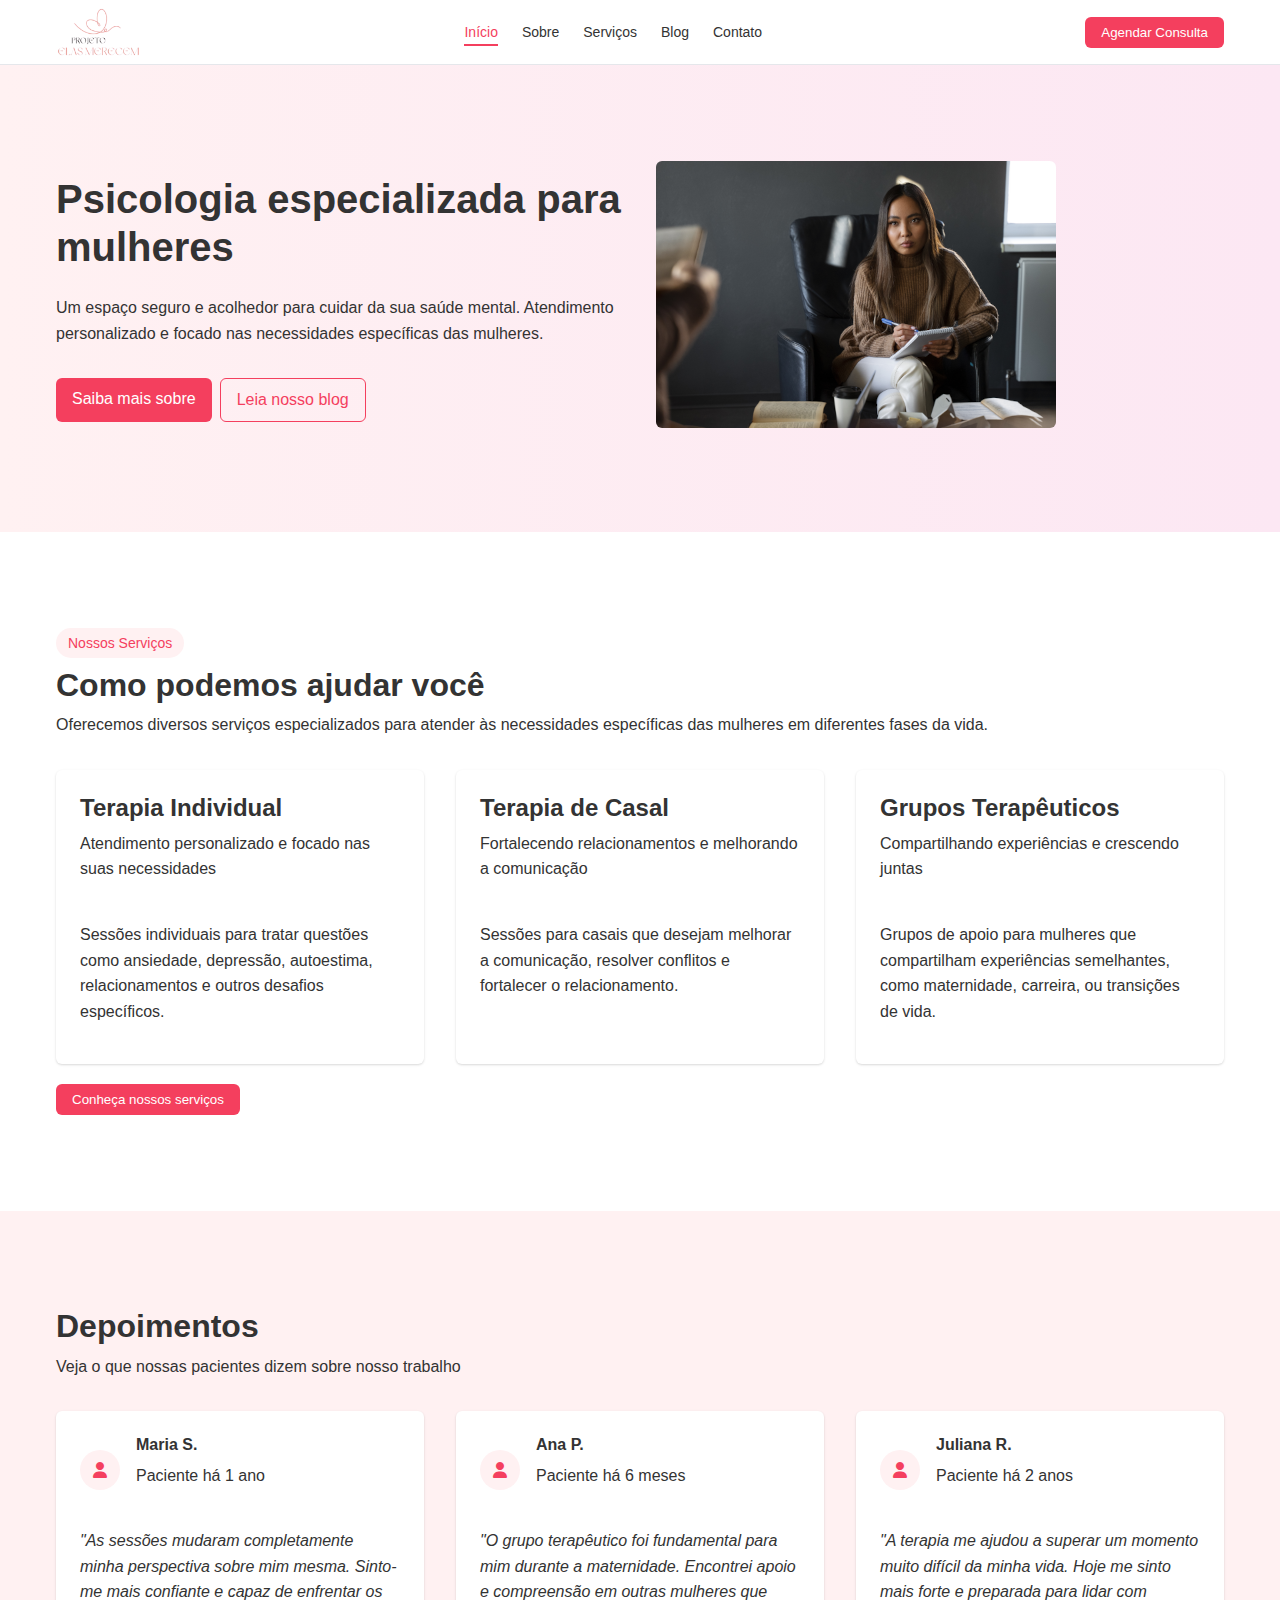
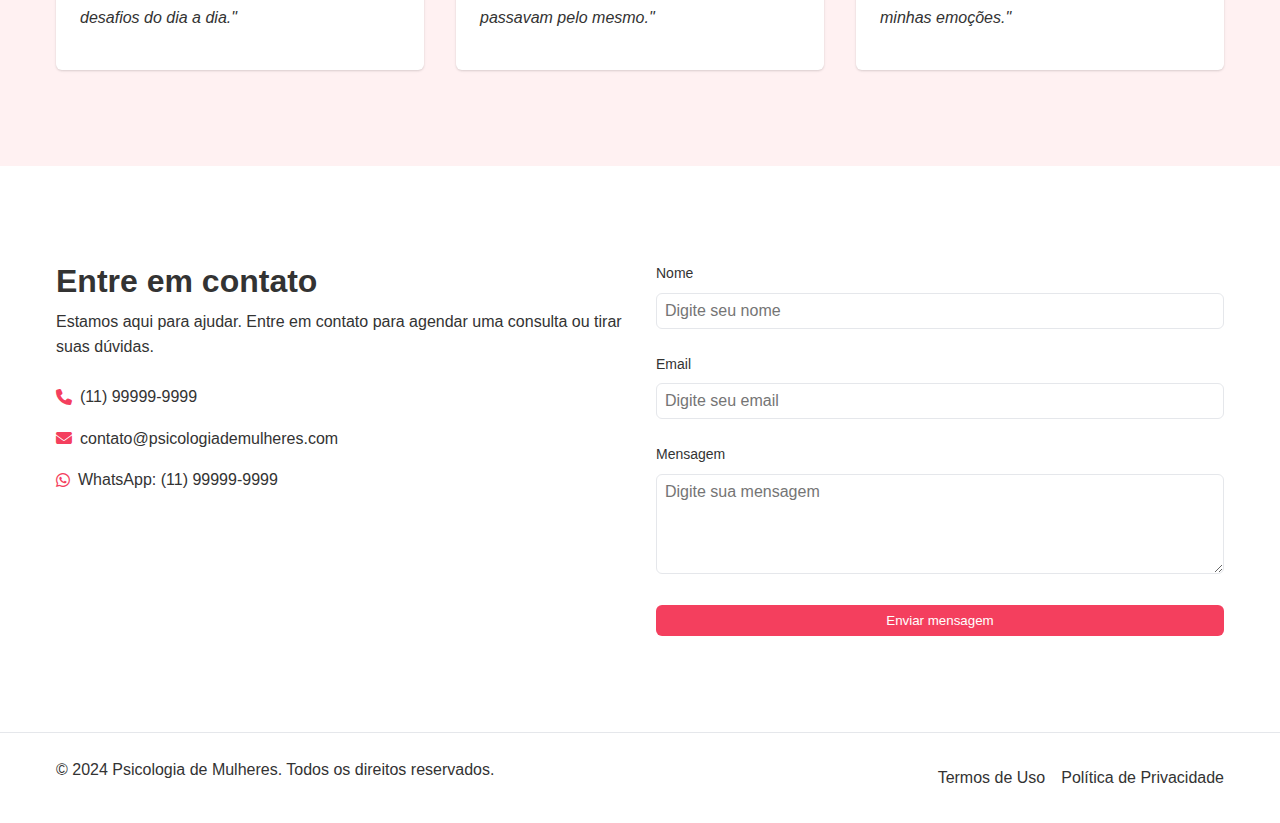
<file: index.html>
<!DOCTYPE html>
<html lang="pt-BR">
<head>
    <meta charset="UTF-8">
    <meta name="viewport" content="width=device-width, initial-scale=1.0">
    <title>Psicologia de Mulheres</title>
    <link rel="stylesheet" href="styles.css">
    <link rel="stylesheet" href="https://cdnjs.cloudflare.com/ajax/libs/font-awesome/6.4.0/css/all.min.css">
</head>
<body>
    <header class="header">
        <div class="container header-container">
            <div class="logo">
                <img src="./img/logo.png" alt="Logo" srcset="" id="logo">
                <!-- <i class="fas fa-heart"></i>
                <span>Psicologia de Mulheres</span> -->
            </div>
            <nav class="main-nav">
                <ul>
                    <li><a href="index.html" class="active">Início</a></li>
                    <li><a href="sobre.html">Sobre</a></li>
                    <li><a href="servicos.html">Serviços</a></li>
                    <li><a href="blog.html">Blog</a></li>
                    <li><a href="contato.html">Contato</a></li>
                </ul>
            </nav>
            <button class="btn btn-primary">
                <a href="agendar.html">Agendar Consulta</a>
            </button>
            <button class="mobile-menu-btn">
                <i class="fas fa-bars"></i>
            </button>
        </div>
    </header>

    <main>
        <!-- Hero Section -->
        <section class="hero">
            <div class="container">
                <div class="hero-content">
                    <div class="hero-text">
                        <h1>Psicologia especializada para mulheres</h1>
                        <p>Um espaço seguro e acolhedor para cuidar da sua saúde mental. Atendimento personalizado e focado nas necessidades específicas das mulheres.</p>
                        <div class="btn-group">
                            <a href="sobre.html" class="btn btn-primary">Saiba mais sobre</a>
                            <a href="blog.html" class="btn btn-outline">Leia nosso blog</a>
                        </div>
                    </div>
                    <div class="hero-image">
                        <img src="./img/fotos/psi/psi1.png" alt="Psicóloga atendendo">
                    </div>
                </div>
            </div>
        </section>

        <!-- Serviços Section -->
        <section class="services">
            <div class="container">
                <div class="section-header">
                    <div class="badge">Nossos Serviços</div>
                    <h2>Como podemos ajudar você</h2>
                    <p>Oferecemos diversos serviços especializados para atender às necessidades específicas das mulheres em diferentes fases da vida.</p>
                </div>
                <div class="services-grid">
                    <div class="card">
                        <div class="card-header">
                            <h3>Terapia Individual</h3>
                            <p>Atendimento personalizado e focado nas suas necessidades</p>
                        </div>
                        <div class="card-content">
                            <p>Sessões individuais para tratar questões como ansiedade, depressão, autoestima, relacionamentos e outros desafios específicos.</p>
                        </div>
                    </div>
                    <div class="card">
                        <div class="card-header">
                            <h3>Terapia de Casal</h3>
                            <p>Fortalecendo relacionamentos e melhorando a comunicação</p>
                        </div>
                        <div class="card-content">
                            <p>Sessões para casais que desejam melhorar a comunicação, resolver conflitos e fortalecer o relacionamento.</p>
                        </div>
                    </div>
                    <div class="card">
                        <div class="card-header">
                            <h3>Grupos Terapêuticos</h3>
                            <p>Compartilhando experiências e crescendo juntas</p>
                        </div>
                        <div class="card-content">
                            <p>Grupos de apoio para mulheres que compartilham experiências semelhantes, como maternidade, carreira, ou transições de vida.</p>
                        </div>
                    </div>
                </div>
                <button class="btn btn-primary" id="btn-service">
                    <a href="servicos.html">Conheça nossos serviços</a>
                </button>
            </div>
        </section>

        <!-- Depoimentos Section -->
        <section class="testimonials">
            <div class="container">
                <div class="section-header">
                    <h2>Depoimentos</h2>
                    <p>Veja o que nossas pacientes dizem sobre nosso trabalho</p>
                </div>
                <div class="testimonials-grid">
                    <div class="card">
                        <div class="card-header">
                            <div class="testimonial-author">
                                <div class="author-avatar">
                                    <i class="fas fa-user"></i>
                                </div>
                                <div>
                                    <h4>Maria S.</h4>
                                    <p>Paciente há 1 ano</p>
                                </div>
                            </div>
                        </div>
                        <div class="card-content">
                            <p class="testimonial-text">"As sessões mudaram completamente minha perspectiva sobre mim mesma. Sinto-me mais confiante e capaz de enfrentar os desafios do dia a dia."</p>
                        </div>
                    </div>
                    <div class="card">
                        <div class="card-header">
                            <div class="testimonial-author">
                                <div class="author-avatar">
                                    <i class="fas fa-user"></i>
                                </div>
                                <div>
                                    <h4>Ana P.</h4>
                                    <p>Paciente há 6 meses</p>
                                </div>
                            </div>
                        </div>
                        <div class="card-content">
                            <p class="testimonial-text">"O grupo terapêutico foi fundamental para mim durante a maternidade. Encontrei apoio e compreensão em outras mulheres que passavam pelo mesmo."</p>
                        </div>
                    </div>
                    <div class="card">
                        <div class="card-header">
                            <div class="testimonial-author">
                                <div class="author-avatar">
                                    <i class="fas fa-user"></i>
                                </div>
                                <div>
                                    <h4>Juliana R.</h4>
                                    <p>Paciente há 2 anos</p>
                                </div>
                            </div>
                        </div>
                        <div class="card-content">
                            <p class="testimonial-text">"A terapia me ajudou a superar um momento muito difícil da minha vida. Hoje me sinto mais forte e preparada para lidar com minhas emoções."</p>
                        </div>
                    </div>
                </div>
            </div>
        </section>

        <!-- Contato Section -->
        <section class="contact">
            <div class="container">
                <div class="contact-grid">
                    <div class="contact-info">
                        <h2>Entre em contato</h2>
                        <p>Estamos aqui para ajudar. Entre em contato para agendar uma consulta ou tirar suas dúvidas.</p>
                        <div class="contact-details">
                            <div class="contact-item">
                                <i class="fas fa-phone"></i>
                                <span>(11) 99999-9999</span>
                            </div>
                            <div class="contact-item">
                                <i class="fas fa-envelope"></i>
                                <span>contato@psicologiademulheres.com</span>
                            </div>
                            <div class="contact-item">
                                <i class="fab fa-whatsapp"></i>
                                <span>WhatsApp: (11) 99999-9999</span>
                            </div>
                        </div>
                    </div>
                    <div class="contact-form">
                        <form>
                            <div class="form-group">
                                <label for="name">Nome</label>
                                <input type="text" id="name" placeholder="Digite seu nome">
                            </div>
                            <div class="form-group">
                                <label for="email">Email</label>
                                <input type="email" id="email" placeholder="Digite seu email">
                            </div>
                            <div class="form-group">
                                <label for="message">Mensagem</label>
                                <textarea id="message" placeholder="Digite sua mensagem"></textarea>
                            </div>
                            <button type="submit" class="btn btn-primary btn-block">Enviar mensagem</button>
                        </form>
                    </div>
                </div>
            </div>
        </section>
    </main>

    <footer class="footer">
        <div class="container footer-container">
            <p>&copy; 2024 Psicologia de Mulheres. Todos os direitos reservados.</p>
            <div class="footer-links">
                <a href="#">Termos de Uso</a>
                <a href="#">Política de Privacidade</a>
            </div>
        </div>
    </footer>

    <script src="script.js"></script>
</body>
</html>
</file>
<file: styles.css>
/* Base Styles */
:root {
  --primary: #f43f5e;
  --primary-hover: #e11d48;
  --primary-light: #fff1f2;
  --primary-light-hover: #ffe4e6;
  --secondary: #fda4af;
  --text: #333333;
  --text-light: #666666;
  --background: #ffffff;
  --background-alt: #fff1f2;
  --border: #e5e7eb;
  --border-radius: 0.375rem;
  --shadow: 0 1px 3px 0 rgba(0, 0, 0, 0.1), 0 1px 2px 0 rgba(0, 0, 0, 0.06);
  --transition: all 0.3s ease;
}

* {
  margin: 0;
  padding: 0;
  box-sizing: border-box;
}

#logo {
  height: 50px
}

body {
  font-family: "Segoe UI", Tahoma, Geneva, Verdana, sans-serif;
  color: var(--text);
  line-height: 1.6;
  background-color: var(--background);
}

img {
  max-width: 100%;
  height: auto;
  border-radius: var(--border-radius);
}

a {
  text-decoration: none;
  color: inherit;
}

ul {
  list-style: none;
}

.container {
  width: 100%;
  max-width: 1200px;
  margin: 0 auto;
  padding: 0 1rem;
}

.text-center {
  text-align: center;
}

/* Typography */
h1,
h2,
h3,
h4,
h5,
h6 {
  font-weight: 700;
  line-height: 1.2;
  margin-bottom: 0.5rem;
}

h1 {
  font-size: 2.5rem;
}

h2 {
  font-size: 2rem;
}

h3 {
  font-size: 1.5rem;
}

p {
  margin-bottom: 1rem;
}

.small-text {
  font-size: 0.875rem;
  color: var(--text-light);
}

/* Buttons */
.btn {
  display: inline-block;
  padding: 0.5rem 1rem;
  border-radius: var(--border-radius);
  font-weight: 500;
  text-align: center;
  cursor: pointer;
  transition: var(--transition);
  border: none;
}

.btn-primary {
  background-color: var(--primary);
  color: white;
}

.btn-primary:hover {
  background-color: var(--primary-hover);
}

.btn-outline {
  background-color: transparent;
  border: 1px solid var(--primary);
  color: var(--primary);
}

.btn-outline:hover {
  background-color: var(--primary-light);
}

.btn-block {
  display: block;
  width: 100%;
}

.btn-group {
  display: flex;
  gap: 0.5rem;
  flex-wrap: wrap;
}

/* Header */
.header {
  position: sticky;
  top: 0;
  z-index: 100;
  background-color: var(--background);
  border-bottom: 1px solid var(--border);
}

.header-container {
  display: flex;
  justify-content: space-between;
  align-items: center;
  height: 4rem;
}

.logo {
  display: flex;
  align-items: center;
  gap: 0.5rem;
  font-weight: 700;
  font-size: 1.25rem;
}

.logo i {
  color: var(--primary);
}

.main-nav ul {
  display: none;
}

.mobile-menu-btn {
  display: block;
  background: none;
  border: none;
  font-size: 1.25rem;
  cursor: pointer;
}

@media (min-width: 768px) {
  .main-nav ul {
    display: flex;
    gap: 1.5rem;
  }

  .main-nav a {
    font-size: 0.875rem;
    font-weight: 500;
    padding: 0.25rem 0;
    position: relative;
  }

  .main-nav a:hover,
  .main-nav a.active {
    color: var(--primary);
  }

  .main-nav a.active::after {
    content: "";
    position: absolute;
    bottom: -2px;
    left: 0;
    width: 100%;
    height: 2px;
    background-color: var(--primary);
  }

  .mobile-menu-btn {
    display: none;
  }
}

/* Hero Section */
.hero {
  padding: 3rem 0;
  background: linear-gradient(to right, var(--primary-light), #fce7f3);
}

.hero-content {
  display: flex;
  flex-direction: column;
  gap: 2rem;
}

.hero-text {
  display: flex;
  flex-direction: column;
  gap: 1rem;
}

.hero-image {
  order: -1;
}

@media (min-width: 992px) {
  .hero {
    padding: 6rem 0;
  }

  .hero-content {
    flex-direction: row;
    align-items: center;
  }

  .hero-text {
    flex: 1;
  }

  .hero-image {
    flex: 1;
    order: 2;
  }
}

/* Sections */
section {
  padding: 3rem 0;
}

.section-header {
  margin-bottom: 2rem;
}

.section-header-row {
  display: flex;
  flex-direction: column;
  gap: 1rem;
  margin-bottom: 2rem;
}

@media (min-width: 768px) {
  section {
    padding: 6rem 0;
  }

  .section-header-row {
    flex-direction: row;
    justify-content: space-between;
    align-items: center;
  }
}

/* Cards */
.card {
  background-color: var(--background);
  border-radius: var(--border-radius);
  box-shadow: var(--shadow);
  overflow: hidden;
  transition: var(--transition);
}

.card:hover {
  transform: translateY(-5px);
  box-shadow: 0 10px 15px -3px rgba(0, 0, 0, 0.1), 0 4px 6px -2px rgba(0, 0, 0, 0.05);
}

.card-header {
  padding: 1.5rem 1.5rem 0;
}

.card-content {
  padding: 1.5rem;
}

/* Services Section */
.badge {
  display: inline-block;
  background-color: var(--primary-light);
  color: var(--primary);
  padding: 0.25rem 0.75rem;
  border-radius: 9999px;
  font-size: 0.875rem;
  margin-bottom: 0.5rem;
}

.services-grid,
.testimonials-grid {
  display: grid;
  gap: 2rem;
  grid-template-columns: 1fr;
}

#btn-service {
    margin-top: 20px;
  
}

@media (min-width: 768px) {
  .services-grid,
  .testimonials-grid {
    grid-template-columns: repeat(2, 1fr);
  }
}

@media (min-width: 992px) {
  .services-grid,
  .testimonials-grid {
    grid-template-columns: repeat(3, 1fr);
  }
}

/* Testimonials */
.testimonials {
  background-color: var(--primary-light);
}

.testimonial-author {
  display: flex;
  align-items: center;
  gap: 1rem;
}

.author-avatar {
  width: 2.5rem;
  height: 2.5rem;
  border-radius: 9999px;
  background-color: var(--primary-light);
  display: flex;
  align-items: center;
  justify-content: center;
  color: var(--primary);
}

.testimonial-text {
  font-style: italic;
}

/* Contact Section */
.contact-grid {
  display: grid;
  gap: 2rem;
  grid-template-columns: 1fr;
}

.contact-details {
  display: flex;
  flex-direction: column;
  gap: 1rem;
  margin-top: 1.5rem;
}

.contact-item {
  display: flex;
  align-items: center;
  gap: 0.5rem;
}

.contact-item i {
  color: var(--primary);
}

@media (min-width: 992px) {
  .contact-grid {
    grid-template-columns: 1fr 1fr;
  }
}

/* Forms */
.form-group {
  margin-bottom: 1.5rem;
}

label {
  display: block;
  margin-bottom: 0.5rem;
  font-size: 0.875rem;
  font-weight: 500;
}

input,
textarea,
select {
  width: 100%;
  padding: 0.5rem;
  border: 1px solid var(--border);
  border-radius: var(--border-radius);
  font-family: inherit;
  font-size: 1rem;
}

textarea {
  min-height: 100px;
  resize: vertical;
}

/* Footer */
.footer {
  border-top: 1px solid var(--border);
  padding: 1.5rem 0;
}

.footer-container {
  display: flex;
  flex-direction: column;
  gap: 1rem;
  align-items: center;
  text-align: center;
}

.footer-links {
  display: flex;
  gap: 1rem;
}

@media (min-width: 768px) {
  .footer-container {
    flex-direction: row;
    justify-content: space-between;
    text-align: left;
  }
}

/* About Page */
.about-content {
  max-width: 900px;
  margin: 0 auto;
}

.mission-grid {
  display: grid;
  gap: 2rem;
  grid-template-columns: 1fr;
}

.mission-item {
  margin-bottom: 1.5rem;
}

.mission-item h3 {
  color: var(--primary);
  margin-bottom: 0.5rem;
}

.mission-item ul {
  list-style: disc;
  padding-left: 1.5rem;
}

@media (min-width: 992px) {
  .mission-grid {
    grid-template-columns: 1fr 1fr;
    align-items: center;
  }
}

/* Team Section */
.team-grid {
  display: grid;
  gap: 2rem;
  grid-template-columns: 1fr;
}

.team-card {
  display: flex;
  flex-direction: column;
}

.team-image {
  aspect-ratio: 1;
  overflow: hidden;
}

.team-image img {
  width: 100%;
  height: 100%;
  object-fit: cover;
}

.team-info {
  padding: 1.5rem;
  background-color: var(--background);
  flex: 1;
}

.team-role {
  color: var(--primary);
  margin-bottom: 0.5rem;
}

@media (min-width: 768px) {
  .team-grid {
    grid-template-columns: repeat(2, 1fr);
  }
}

@media (min-width: 992px) {
  .team-grid {
    grid-template-columns: repeat(3, 1fr);
  }
}

/* CTA Section */
.cta {
  background: linear-gradient(to right, #fecdd3, #fbcfe8);
  padding: 3rem 0;
}

.cta-content {
  max-width: 600px;
  margin: 0 auto;
}

/* Services Page */
.services-main {
  padding-bottom: 0;
}

.service-card {
  display: flex;
  flex-direction: column;
}

.service-image {
  width: 100%;
}

.service-content {
  padding: 1.5rem;
  flex: 1;
}

.service-description {
  color: var(--text-light);
  margin-bottom: 1rem;
}

.service-features {
  margin-top: 1rem;
}

.service-features li {
  display: flex;
  align-items: center;
  gap: 0.5rem;
  margin-bottom: 0.5rem;
}

.service-features i {
  color: var(--primary);
  font-size: 0.875rem;
}

.services-specialized {
  background-color: var(--primary-light);
}

.specialized-grid {
  display: grid;
  gap: 2rem;
  grid-template-columns: 1fr;
}

.specialized-features {
  display: grid;
  grid-template-columns: 1fr 1fr;
  gap: 1rem;
  margin-top: 1rem;
}

.specialized-features ul {
  margin-top: 0.5rem;
}

.specialized-features li {
  display: flex;
  align-items: center;
  gap: 0.5rem;
  margin-bottom: 0.5rem;
  font-size: 0.875rem;
}

.specialized-features i {
  color: var(--primary);
  font-size: 0.75rem;
}

.specialized-image {
  display: flex;
  justify-content: center;
  align-items: center;
}

@media (min-width: 768px) {
  .specialized-grid {
    grid-template-columns: repeat(2, 1fr);
  }
}

/* FAQ Section */
.faq-container {
  max-width: 900px;
  margin: 0 auto;
}

.accordion-item {
  border-bottom: 1px solid var(--border);
}

.accordion-header {
  display: flex;
  justify-content: space-between;
  align-items: center;
  padding: 1rem 0;
  cursor: pointer;
}

.accordion-content {
  padding: 0 0 1rem;
  display: none;
}

.accordion-item.active .accordion-content {
  display: block;
}

.accordion-item.active .accordion-header i {
  transform: rotate(180deg);
}

/* Blog Page */
.blog-hero {
  text-align: center;
}

.search-container {
  max-width: 500px;
  margin: 1.5rem auto 0;
}

.search-form {
  display: flex;
  gap: 0.5rem;
}

.blog-grid {
  display: grid;
  gap: 2rem;
  grid-template-columns: 1fr;
}

.blog-card {
  display: flex;
  flex-direction: column;
  height: 100%;
}

.blog-image {
  position: relative;
}

.blog-badge {
  position: absolute;
  top: 0.5rem;
  left: 0.5rem;
  background-color: var(--primary);
  color: white;
  padding: 0.25rem 0.5rem;
  border-radius: 0.25rem;
  font-size: 0.75rem;
}

.blog-content {
  padding: 1.5rem;
  flex: 1;
  display: flex;
  flex-direction: column;
}

.blog-meta {
  display: flex;
  align-items: center;
  gap: 0.5rem;
  color: var(--text-light);
  font-size: 0.875rem;
  margin-bottom: 1rem;
}

.blog-footer {
  display: flex;
  justify-content: space-between;
  align-items: center;
  margin-top: auto;
  padding-top: 1rem;
}

.blog-author {
  display: flex;
  align-items: center;
  gap: 0.5rem;
  color: var(--text-light);
  font-size: 0.875rem;
}

.read-more {
  color: var(--primary);
  font-size: 0.875rem;
}

.read-more:hover {
  text-decoration: underline;
}

.view-all {
  display: flex;
  align-items: center;
  gap: 0.5rem;
  color: var(--primary);
  font-size: 0.875rem;
}

.view-all:hover {
  text-decoration: underline;
}

.pagination {
  display: flex;
  justify-content: center;
  gap: 0.5rem;
  margin-top: 2rem;
}

.pagination-btn {
  width: 2rem;
  height: 2rem;
  display: flex;
  align-items: center;
  justify-content: center;
  border: 1px solid var(--border);
  border-radius: var(--border-radius);
  background-color: var(--background);
  cursor: pointer;
}

.pagination-btn.active {
  background-color: var(--primary);
  color: white;
  border-color: var(--primary);
}

.pagination-btn.disabled {
  opacity: 0.5;
  cursor: not-allowed;
}

@media (min-width: 768px) {
  .blog-grid {
    grid-template-columns: repeat(2, 1fr);
  }
}

@media (min-width: 992px) {
  .blog-grid {
    grid-template-columns: repeat(3, 1fr);
  }
}

/* Newsletter Section */
.newsletter-grid {
}
</file>
